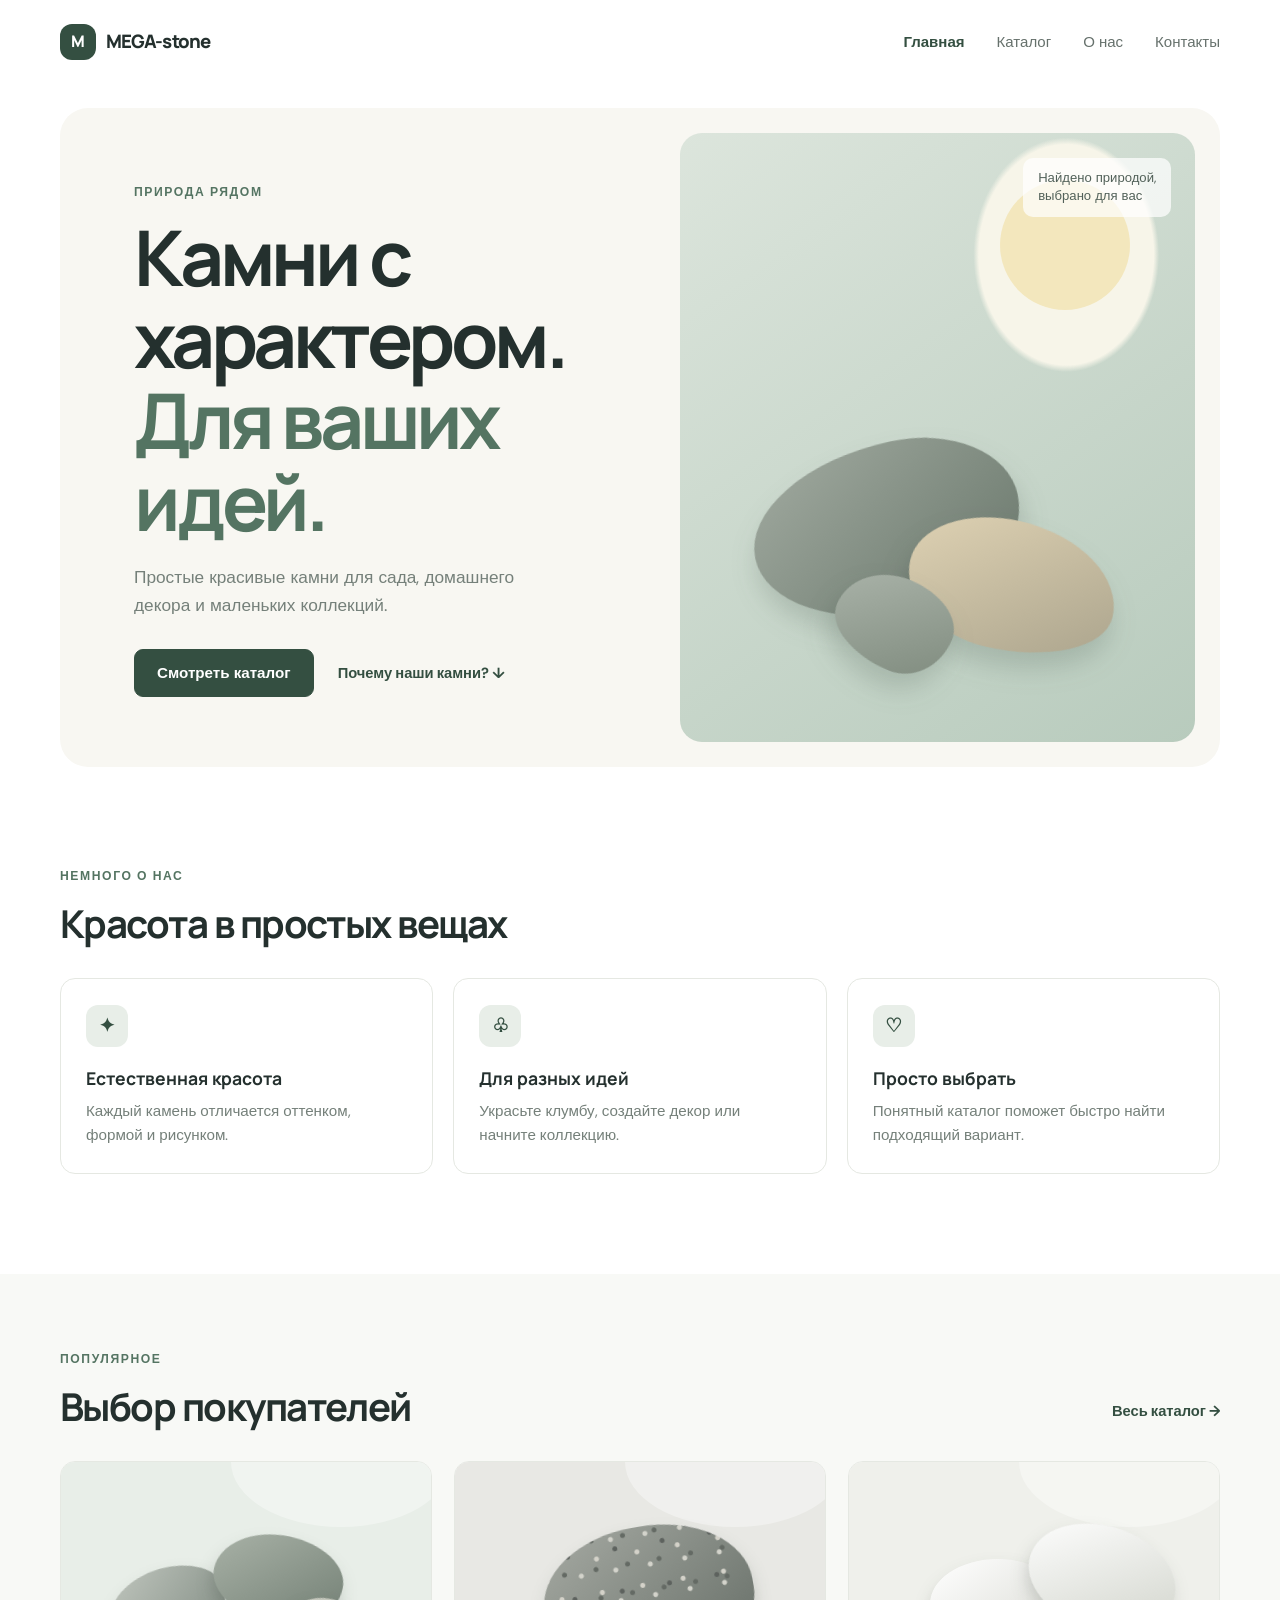
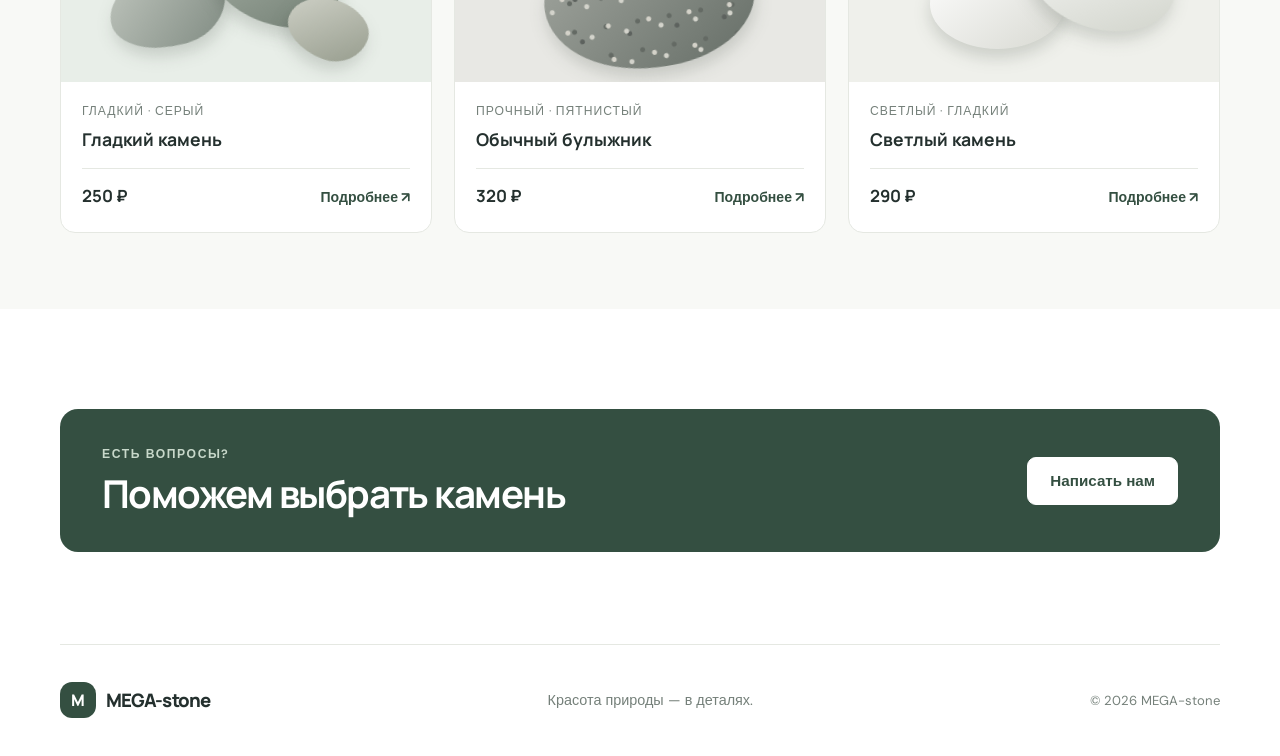
<file: index.html>
<!doctype html>
<html lang="ru">
  <head>
    <meta charset="utf-8">
    <meta name="viewport" content="width=device-width, initial-scale=1">
    <meta name="description" content="MEGA-stone — магазин обычных камней для сада, декора и коллекции.">
    <title>
      MEGA-stone — магазин камней
    </title>
    <link rel="stylesheet" href="styles.css">
  </head>
  <body>
    <header class="site-header">
      <a class="logo" href="index.html">
        <span class="logo-mark">
          M
        </span>
        MEGA-stone
      </a>
      <nav class="nav" aria-label="Главная навигация">
        <a class="active" href="index.html">
          Главная
        </a>
        <a href="catalog.html">
          Каталог
        </a>
        <a href="about.html">
          О нас
        </a>
        <a href="contacts.html">
          Контакты
        </a>
      </nav>
    </header>
    <main>
      <section class="hero" id="top">
        <div class="hero-copy">
          <p class="eyebrow">
            Природа рядом
          </p>
          <h1>
            Камни с характером.
            <br>
            <span>
              Для ваших идей.
            </span>
          </h1>
          <p class="lead">
            Простые красивые камни для сада, домашнего декора и маленьких коллекций.
          </p>
          <div class="hero-actions">
            <a class="button" href="catalog.html">
              Смотреть каталог
            </a>
            <a class="text-link" href="#advantages">
              Почему наши камни? ↓
            </a>
          </div>
        </div>
        <div class="hero-art" role="img" aria-label="Иллюстрация камней">
          <span class="sun">
          </span>
          <span class="stone stone-one">
          </span>
          <span class="stone stone-two">
          </span>
          <span class="stone stone-three">
          </span>
          <span class="art-caption">
            Найдено природой,
            <br>
            выбрано для вас
          </span>
        </div>
      </section>
      <section class="section" id="advantages">
        <div class="section-heading">
          <p class="eyebrow">
            Немного о нас
          </p>
          <h2>
            Красота в простых вещах
          </h2>
        </div>
        <div class="feature-grid">
          <article class="feature">
            <span class="feature-icon">
              ✦
            </span>
            <h3>
              Естественная красота
            </h3>
            <p>
              Каждый камень отличается оттенком, формой и рисунком.
            </p>
          </article>
          <article class="feature">
            <span class="feature-icon">
              ♧
            </span>
            <h3>
              Для разных идей
            </h3>
            <p>
              Украсьте клумбу, создайте декор или начните коллекцию.
            </p>
          </article>
          <article class="feature">
            <span class="feature-icon">
              ♡
            </span>
            <h3>
              Просто выбрать
            </h3>
            <p>
              Понятный каталог поможет быстро найти подходящий вариант.
            </p>
          </article>
        </div>
      </section>
      <section class="section soft-section">
        <div class="section-heading row-heading">
          <div>
            <p class="eyebrow">
              Популярное
            </p>
            <h2>
              Выбор покупателей
            </h2>
          </div>
          <a class="text-link" href="catalog.html">
            Весь каталог →
          </a>
        </div>
        <div class="product-grid">
          <article class="product-card">
            <div class="product-art pebble-art">
              <span>
              </span>
              <span>
              </span>
              <span>
              </span>
            </div>
            <div class="product-info">
              <p class="product-type">
                Гладкий · серый
              </p>
              <h3>
                Гладкий камень
              </h3>
              <div class="price-row">
                <strong>
                  250 ₽
                </strong>
                <a href="catalog.html">
                  Подробнее ↗
                </a>
              </div>
            </div>
          </article>
          <article class="product-card">
            <div class="product-art granite-art">
              <span>
              </span>
            </div>
            <div class="product-info">
              <p class="product-type">
                Прочный · пятнистый
              </p>
              <h3>
                Обычный булыжник
              </h3>
              <div class="price-row">
                <strong>
                  320 ₽
                </strong>
                <a href="catalog.html">
                  Подробнее ↗
                </a>
              </div>
            </div>
          </article>
          <article class="product-card">
            <div class="product-art white-art">
              <span>
              </span>
              <span>
              </span>
            </div>
            <div class="product-info">
              <p class="product-type">
                Светлый · гладкий
              </p>
              <h3>
                Светлый камень
              </h3>
              <div class="price-row">
                <strong>
                  290 ₽
                </strong>
                <a href="catalog.html">
                  Подробнее ↗
                </a>
              </div>
            </div>
          </article>
        </div>
      </section>
      <section class="cta">
        <div>
          <p class="eyebrow">
            Есть вопросы?
          </p>
          <h2>
            Поможем выбрать камень
          </h2>
        </div>
        <a class="button button-light" href="contacts.html">
          Написать нам
        </a>
      </section>
    </main>
    <footer class="site-footer">
      <a class="logo footer-logo" href="index.html">
        <span class="logo-mark">
          M
        </span>
        MEGA-stone
      </a>
      <p>
        Красота природы — в деталях.
      </p>
      <small>
        © 2026 MEGA-stone
      </small>
    </footer>
  </body>
</html>
</file>
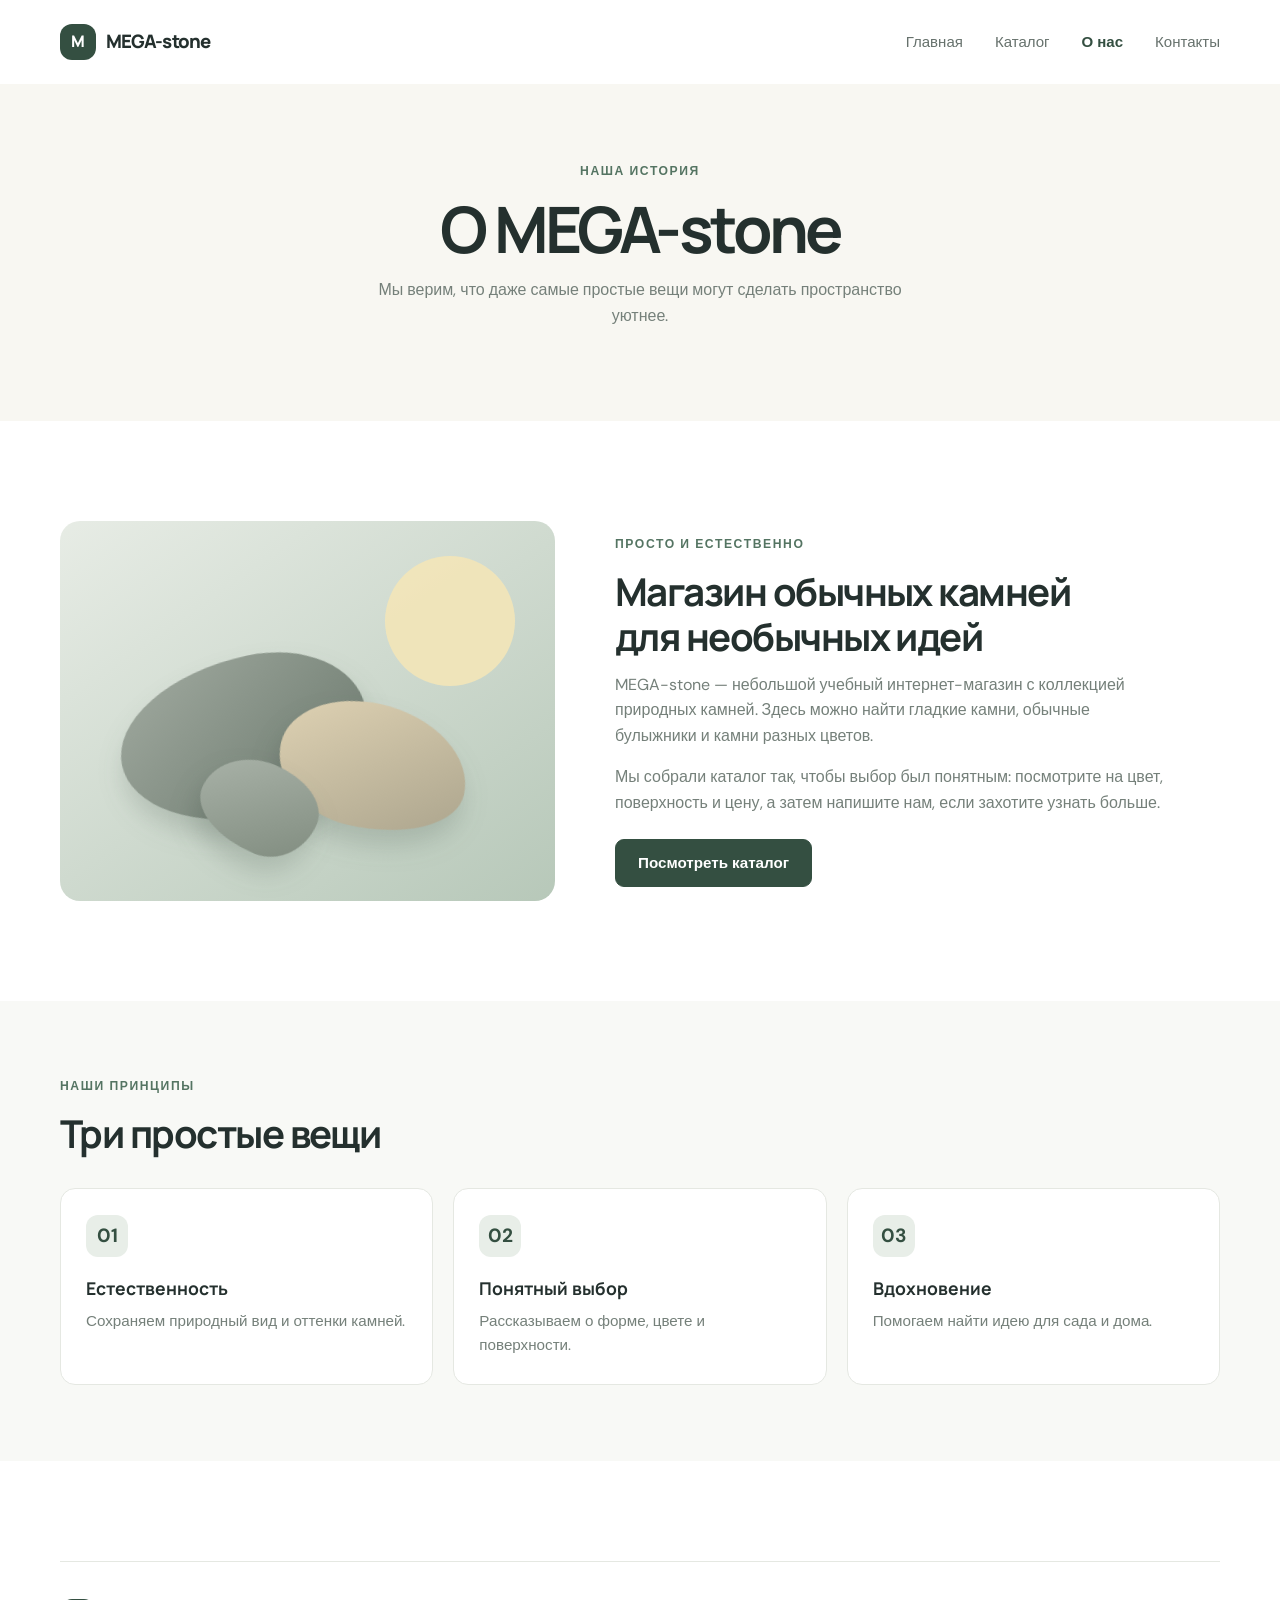
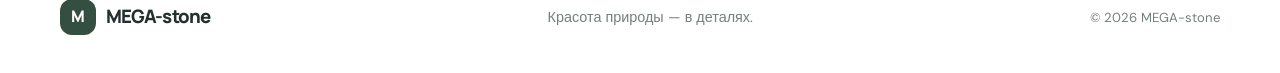
<file: about.html>
<!doctype html>
<html lang="ru">
  <head>
    <meta charset="utf-8">
    <meta name="viewport" content="width=device-width, initial-scale=1">
    <meta name="description" content="О магазине MEGA-stone">
    <title>
      О нас — MEGA-stone
    </title>
    <link rel="stylesheet" href="styles.css">
  </head>
  <body>
    <header class="site-header">
      <a class="logo" href="index.html">
        <span class="logo-mark">
          M
        </span>
        MEGA-stone
      </a>
      <nav class="nav" aria-label="Главная навигация">
        <a href="index.html">
          Главная
        </a>
        <a href="catalog.html">
          Каталог
        </a>
        <a class="active" href="about.html">
          О нас
        </a>
        <a href="contacts.html">
          Контакты
        </a>
      </nav>
    </header>
    <main>
      <section class="page-intro">
        <p class="eyebrow">
          Наша история
        </p>
        <h1>
          О MEGA-stone
        </h1>
        <p>
          Мы верим, что даже самые простые вещи могут сделать пространство уютнее.
        </p>
      </section>
      <section class="section about-layout">
        <div class="about-art">
          <span class="sun">
          </span>
          <span class="stone stone-one">
          </span>
          <span class="stone stone-two">
          </span>
          <span class="stone stone-three">
          </span>
        </div>
        <div class="about-copy">
          <p class="eyebrow">
            Просто и естественно
          </p>
          <h2>
            Магазин обычных камней для необычных идей
          </h2>
          <p>
            MEGA-stone — небольшой учебный интернет-магазин с коллекцией природных камней. Здесь можно найти гладкие камни, обычные булыжники и камни разных цветов.
          </p>
          <p>
            Мы собрали каталог так, чтобы выбор был понятным: посмотрите на цвет, поверхность и цену, а затем напишите нам, если захотите узнать больше.
          </p>
          <a class="button" href="catalog.html">
            Посмотреть каталог
          </a>
        </div>
      </section>
      <section class="section soft-section">
        <div class="section-heading">
          <p class="eyebrow">
            Наши принципы
          </p>
          <h2>
            Три простые вещи
          </h2>
        </div>
        <div class="feature-grid">
          <article class="feature">
            <span class="feature-icon">
              01
            </span>
            <h3>
              Естественность
            </h3>
            <p>
              Сохраняем природный вид и оттенки камней.
            </p>
          </article>
          <article class="feature">
            <span class="feature-icon">
              02
            </span>
            <h3>
              Понятный выбор
            </h3>
            <p>
              Рассказываем о форме, цвете и поверхности.
            </p>
          </article>
          <article class="feature">
            <span class="feature-icon">
              03
            </span>
            <h3>
              Вдохновение
            </h3>
            <p>
              Помогаем найти идею для сада и дома.
            </p>
          </article>
        </div>
      </section>
    </main>
    <footer class="site-footer">
      <a class="logo footer-logo" href="index.html">
        <span class="logo-mark">
          M
        </span>
        MEGA-stone
      </a>
      <p>
        Красота природы — в деталях.
      </p>
      <small>
        © 2026 MEGA-stone
      </small>
    </footer>
  </body>
</html>
</file>
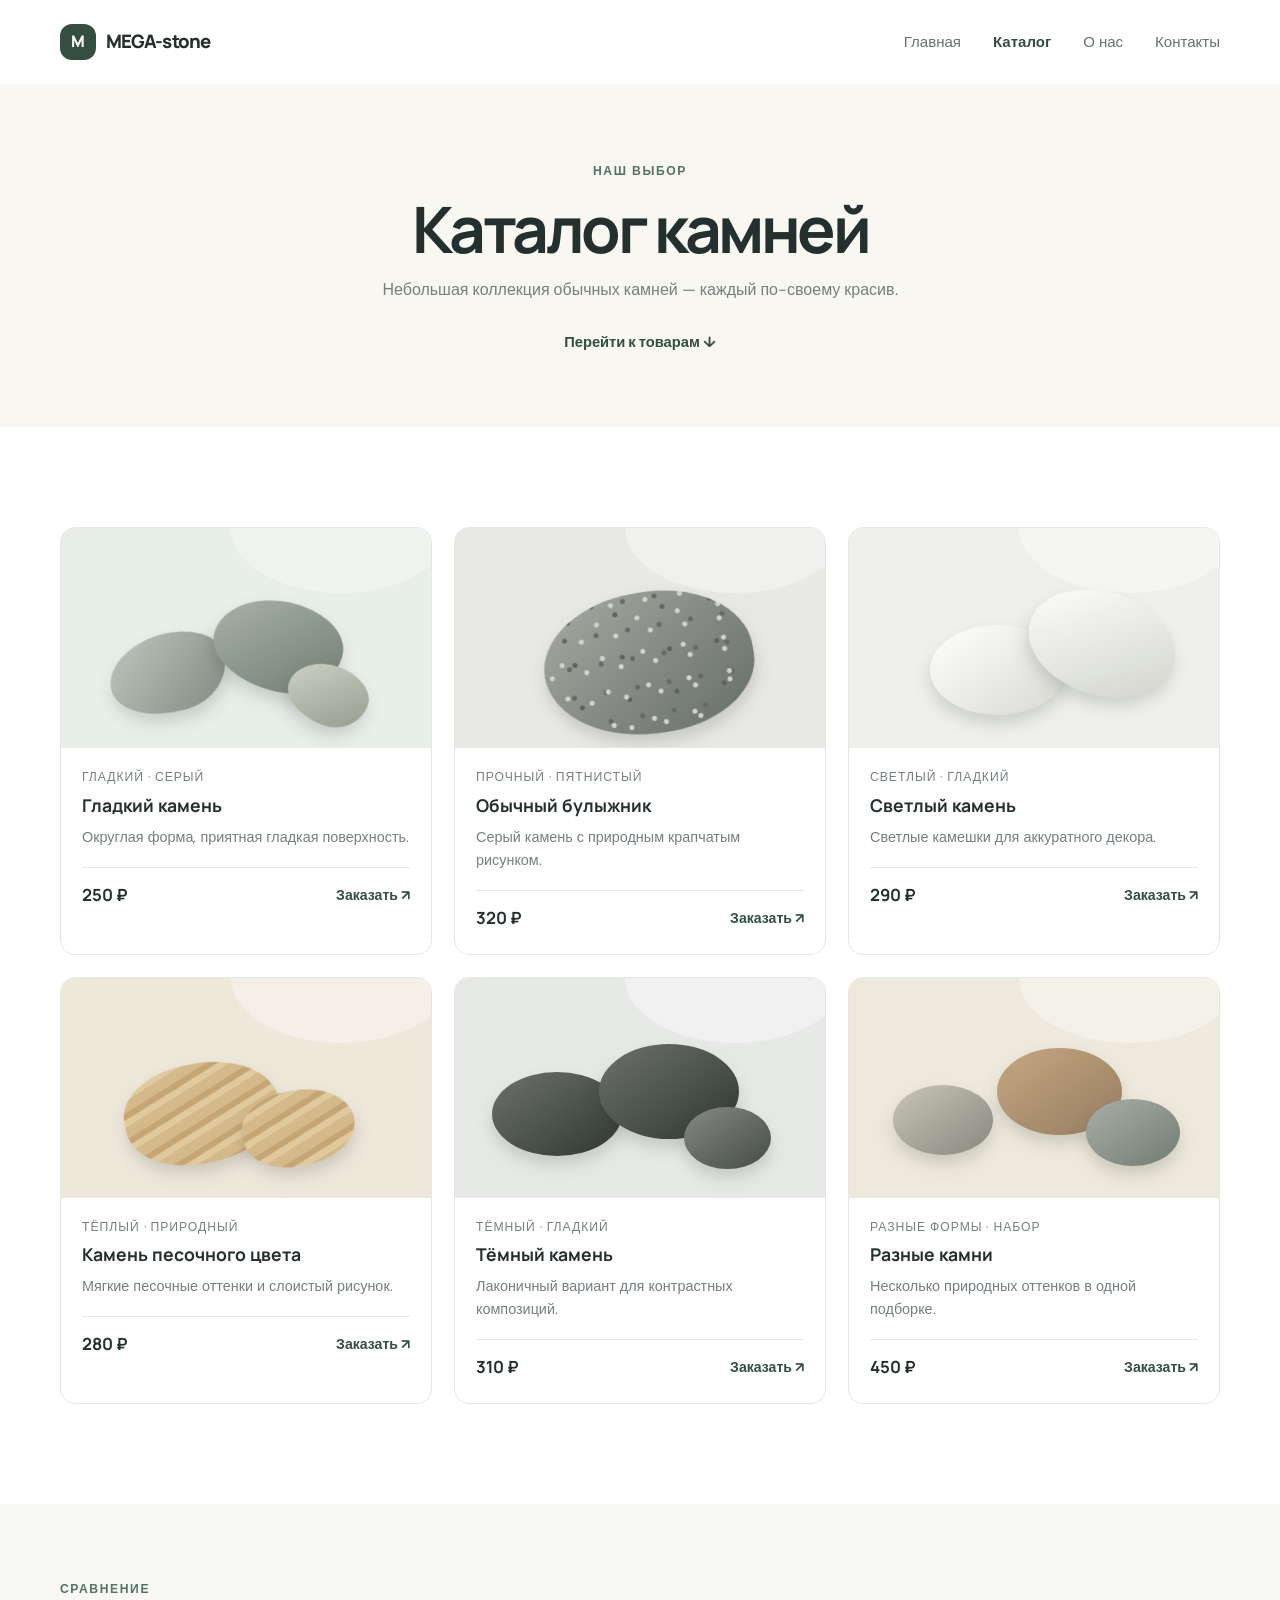
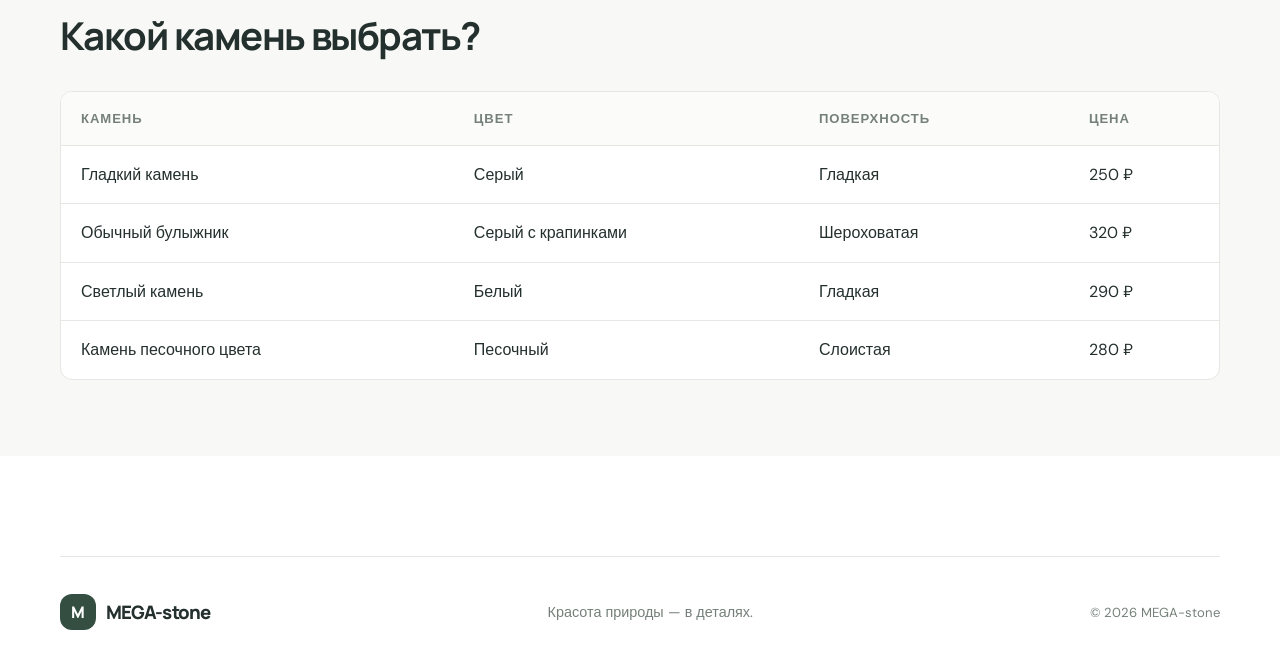
<file: catalog.html>
<!doctype html>
<html lang="ru">
  <head>
    <meta charset="utf-8">
    <meta name="viewport" content="width=device-width, initial-scale=1">
    <meta name="description" content="Каталог камней MEGA-stone">
    <title>
      Каталог — MEGA-stone
    </title>
    <link rel="stylesheet" href="styles.css">
  </head>
  <body>
    <header class="site-header">
      <a class="logo" href="index.html">
        <span class="logo-mark">
          M
        </span>
        MEGA-stone
      </a>
      <nav class="nav" aria-label="Главная навигация">
        <a href="index.html">
          Главная
        </a>
        <a class="active" href="catalog.html">
          Каталог
        </a>
        <a href="about.html">
          О нас
        </a>
        <a href="contacts.html">
          Контакты
        </a>
      </nav>
    </header>
    <main>
      <section class="page-intro">
        <p class="eyebrow">
          Наш выбор
        </p>
        <h1>
          Каталог камней
        </h1>
        <p>
          Небольшая коллекция обычных камней — каждый по-своему красив.
        </p>
        <a class="text-link" href="#products">
          Перейти к товарам ↓
        </a>
      </section>
      <section class="section" id="products">
        <div class="product-grid catalog-grid">
          <article class="product-card">
            <div class="product-art pebble-art">
              <span>
              </span>
              <span>
              </span>
              <span>
              </span>
            </div>
            <div class="product-info">
              <p class="product-type">
                Гладкий · серый
              </p>
              <h3>
                Гладкий камень
              </h3>
              <p>
                Округлая форма, приятная гладкая поверхность.
              </p>
              <div class="price-row">
                <strong>
                  250 ₽
                </strong>
                <a href="contacts.html">
                  Заказать ↗
                </a>
              </div>
            </div>
          </article>
          <article class="product-card">
            <div class="product-art granite-art">
              <span>
              </span>
            </div>
            <div class="product-info">
              <p class="product-type">
                Прочный · пятнистый
              </p>
              <h3>
                Обычный булыжник
              </h3>
              <p>
                Серый камень с природным крапчатым рисунком.
              </p>
              <div class="price-row">
                <strong>
                  320 ₽
                </strong>
                <a href="contacts.html">
                  Заказать ↗
                </a>
              </div>
            </div>
          </article>
          <article class="product-card">
            <div class="product-art white-art">
              <span>
              </span>
              <span>
              </span>
            </div>
            <div class="product-info">
              <p class="product-type">
                Светлый · гладкий
              </p>
              <h3>
                Светлый камень
              </h3>
              <p>
                Светлые камешки для аккуратного декора.
              </p>
              <div class="price-row">
                <strong>
                  290 ₽
                </strong>
                <a href="contacts.html">
                  Заказать ↗
                </a>
              </div>
            </div>
          </article>
          <article class="product-card">
            <div class="product-art warm-art">
              <span>
              </span>
              <span>
              </span>
            </div>
            <div class="product-info">
              <p class="product-type">
                Тёплый · природный
              </p>
              <h3>
                Камень песочного цвета
              </h3>
              <p>
                Мягкие песочные оттенки и слоистый рисунок.
              </p>
              <div class="price-row">
                <strong>
                  280 ₽
                </strong>
                <a href="contacts.html">
                  Заказать ↗
                </a>
              </div>
            </div>
          </article>
          <article class="product-card">
            <div class="product-art dark-art">
              <span>
              </span>
              <span>
              </span>
              <span>
              </span>
            </div>
            <div class="product-info">
              <p class="product-type">
                Тёмный · гладкий
              </p>
              <h3>
                Тёмный камень
              </h3>
              <p>
                Лаконичный вариант для контрастных композиций.
              </p>
              <div class="price-row">
                <strong>
                  310 ₽
                </strong>
                <a href="contacts.html">
                  Заказать ↗
                </a>
              </div>
            </div>
          </article>
          <article class="product-card">
            <div class="product-art mixed-art">
              <span>
              </span>
              <span>
              </span>
              <span>
              </span>
            </div>
            <div class="product-info">
              <p class="product-type">
                Разные формы · набор
              </p>
              <h3>
                Разные камни
              </h3>
              <p>
                Несколько природных оттенков в одной подборке.
              </p>
              <div class="price-row">
                <strong>
                  450 ₽
                </strong>
                <a href="contacts.html">
                  Заказать ↗
                </a>
              </div>
            </div>
          </article>
        </div>
      </section>
      <section class="section soft-section">
        <div class="section-heading">
          <p class="eyebrow">
            Сравнение
          </p>
          <h2>
            Какой камень выбрать?
          </h2>
        </div>
        <div class="table-wrap">
          <table>
            <thead>
              <tr>
                <th>
                  Камень
                </th>
                <th>
                  Цвет
                </th>
                <th>
                  Поверхность
                </th>
                <th>
                  Цена
                </th>
              </tr>
            </thead>
            <tbody>
              <tr>
                <td>
                  Гладкий камень
                </td>
                <td>
                  Серый
                </td>
                <td>
                  Гладкая
                </td>
                <td>
                  250 ₽
                </td>
              </tr>
              <tr>
                <td>
                  Обычный булыжник
                </td>
                <td>
                  Серый с крапинками
                </td>
                <td>
                  Шероховатая
                </td>
                <td>
                  320 ₽
                </td>
              </tr>
              <tr>
                <td>
                  Светлый камень
                </td>
                <td>
                  Белый
                </td>
                <td>
                  Гладкая
                </td>
                <td>
                  290 ₽
                </td>
              </tr>
              <tr>
                <td>
                  Камень песочного цвета
                </td>
                <td>
                  Песочный
                </td>
                <td>
                  Слоистая
                </td>
                <td>
                  280 ₽
                </td>
              </tr>
            </tbody>
          </table>
        </div>
      </section>
    </main>
    <footer class="site-footer">
      <a class="logo footer-logo" href="index.html">
        <span class="logo-mark">
          M
        </span>
        MEGA-stone
      </a>
      <p>
        Красота природы — в деталях.
      </p>
      <small>
        © 2026 MEGA-stone
      </small>
    </footer>
  </body>
</html>
</file>
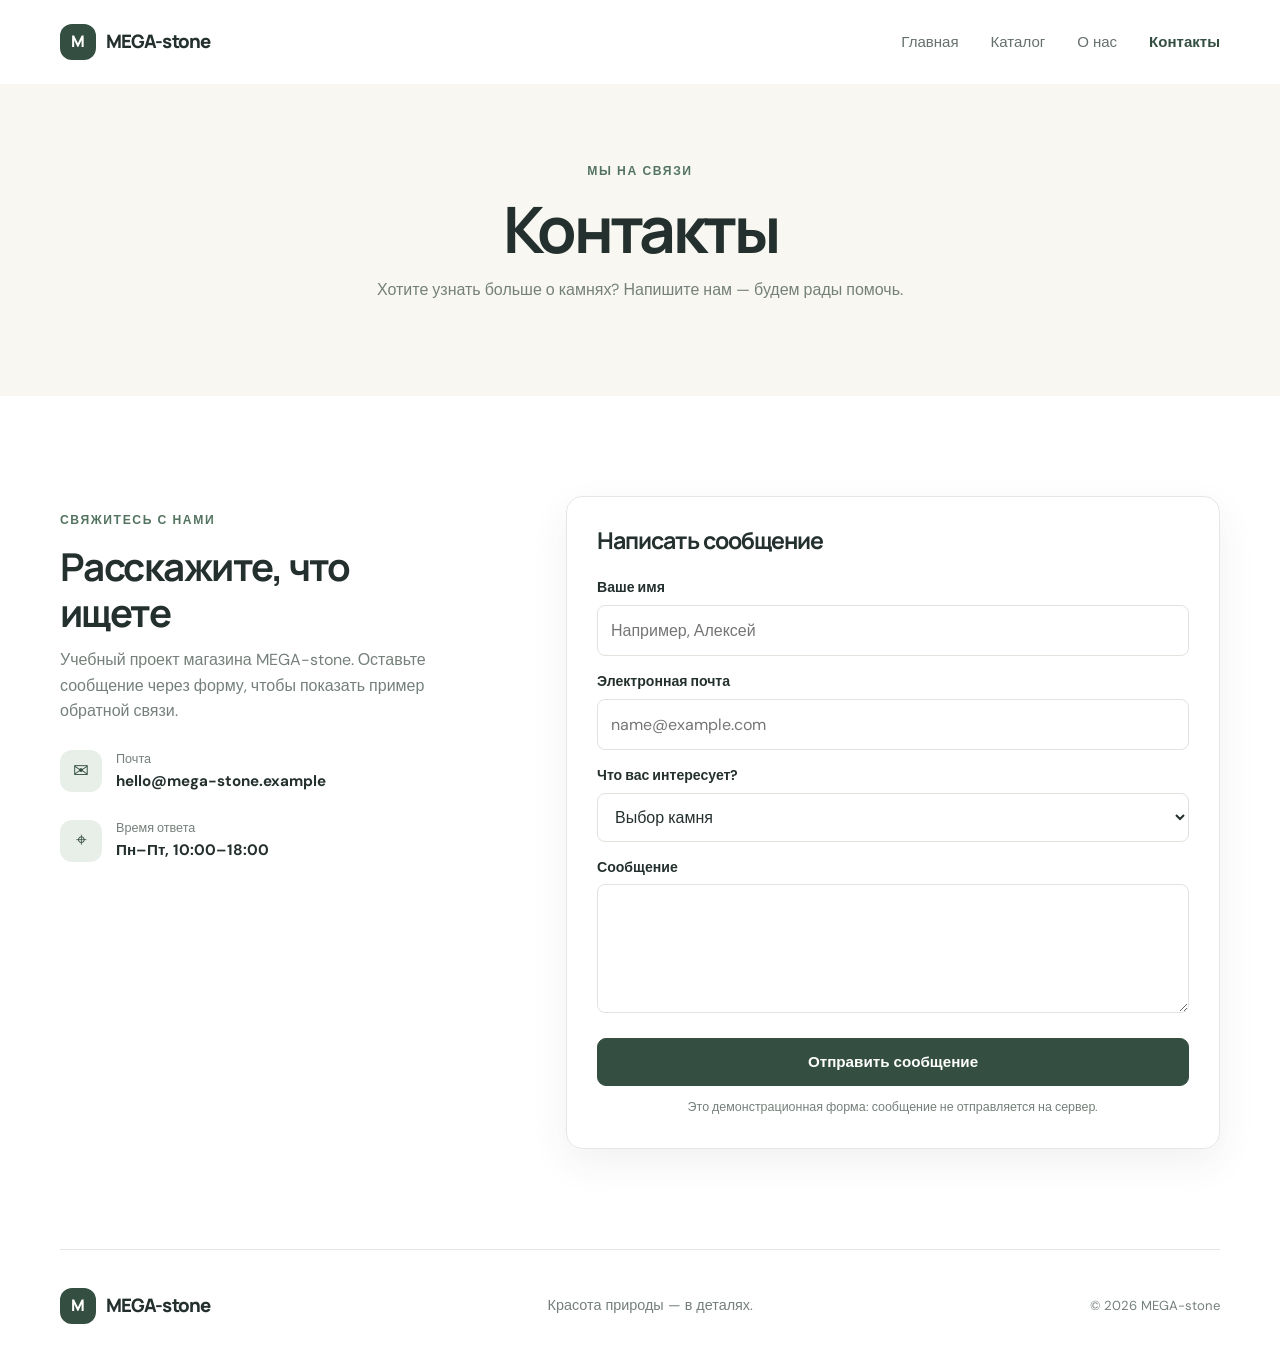
<file: contacts.html>
<!doctype html>
<html lang="ru">
  <head>
    <meta charset="utf-8">
    <meta name="viewport" content="width=device-width, initial-scale=1">
    <meta name="description" content="Связаться с магазином MEGA-stone">
    <title>
      Контакты — MEGA-stone
    </title>
    <link rel="stylesheet" href="styles.css">
  </head>
  <body>
    <header class="site-header">
      <a class="logo" href="index.html">
        <span class="logo-mark">
          M
        </span>
        MEGA-stone
      </a>
      <nav class="nav" aria-label="Главная навигация">
        <a href="index.html">
          Главная
        </a>
        <a href="catalog.html">
          Каталог
        </a>
        <a href="about.html">
          О нас
        </a>
        <a class="active" href="contacts.html">
          Контакты
        </a>
      </nav>
    </header>
    <main>
      <section class="page-intro">
        <p class="eyebrow">
          Мы на связи
        </p>
        <h1>
          Контакты
        </h1>
        <p>
          Хотите узнать больше о камнях? Напишите нам — будем рады помочь.
        </p>
      </section>
      <section class="section contact-layout">
        <div class="contact-info">
          <p class="eyebrow">
            Свяжитесь с нами
          </p>
          <h2>
            Расскажите, что ищете
          </h2>
          <p>
            Учебный проект магазина MEGA-stone. Оставьте сообщение через форму, чтобы показать пример обратной связи.
          </p>
          <div class="contact-detail">
            <span>
              ✉
            </span>
            <div>
              <small>
                Почта
              </small>
              <strong>
                hello@mega-stone.example
              </strong>
            </div>
          </div>
          <div class="contact-detail">
            <span>
              ⌖
            </span>
            <div>
              <small>
                Время ответа
              </small>
              <strong>
                Пн–Пт, 10:00–18:00
              </strong>
            </div>
          </div>
        </div>
        <form class="contact-form" action="#sent" method="get" id="contact-form">
          <h2>
            Написать сообщение
          </h2>
          <label for="name">
            Ваше имя
          </label>
          <input id="name" name="name" type="text" placeholder="Например, Алексей" required>
          <label for="email">
            Электронная почта
          </label>
          <input id="email" name="email" type="email" placeholder="name@example.com" required>
          <label for="topic">
            Что вас интересует?
          </label>
          <select id="topic" name="topic">
            <option>
              Выбор камня
            </option>
            <option>
              Каталог и цены
            </option>
            <option>
              Другое
            </option>
          </select>
          <label for="message">
            Сообщение
          </label>
          <textarea id="message" name="message" rows="4" placeholder="Напишите ваш вопрос..." required>
          </textarea>
          <button class="button" type="submit">
            Отправить сообщение
          </button>
          <p class="form-note" id="sent">
            Это демонстрационная форма: сообщение не отправляется на сервер.
          </p>
        </form>
      </section>
    </main>
    <footer class="site-footer">
      <a class="logo footer-logo" href="index.html">
        <span class="logo-mark">
          M
        </span>
        MEGA-stone
      </a>
      <p>
        Красота природы — в деталях.
      </p>
      <small>
        © 2026 MEGA-stone
      </small>
    </footer>
  </body>
</html>
</file>
<file: styles.css>
@import url('https://fonts.googleapis.com/css2?family=DM+Sans:wght@400;500;600;700&family=Manrope:wght@400;500;600;700;800&display=swap');
:root {
  --ink:#24302e;
  --muted:#75807a;
  --green:#547462;
  --green-dark:#344f41;
  --sage:#e8eee8;
  --cream:#f8f7f2;
  --line:#e5e8e2;
  --white:#fff;
  --shadow:0 14px 38px rgba(39,54,46,.07)
}
* {
  box-sizing:border-box
}
html {
  scroll-behavior:smooth
}
body {
  margin:0;
  background:var(--white);
  color:var(--ink);
  font-family:'DM Sans',sans-serif;
  font-size:16px;
  line-height:1.6
}
h1,h2,h3,p {
  margin-top:0
}
h1,h2,h3,.logo {
  font-family:Manrope,sans-serif
}
h1 {
  font-size:clamp(2.7rem,6vw,5rem);
  line-height:1.06;
  letter-spacing:-.055em;
  margin-bottom:22px
}
h2 {
  font-size:clamp(1.8rem,3vw,2.5rem);
  line-height:1.18;
  letter-spacing:-.04em;
  margin-bottom:12px
}
h3 {
  font-size:1.1rem;
  line-height:1.35;
  margin-bottom:8px
}
a {
  color:inherit;
  text-decoration:none
}
.site-header {
  width:min(1160px,calc(100% - 48px));
  margin:auto;
  min-height:84px;
  display:flex;
  align-items:center;
  justify-content:space-between;
  gap:30px
}
.logo {
  display:inline-flex;
  align-items:center;
  gap:10px;
  font-size:1.16rem;
  font-weight:800;
  letter-spacing:-.04em;
  white-space:nowrap
}
.logo-mark {
  width:36px;
  height:36px;
  border-radius:12px;
  background:var(--green-dark);
  color:white;
  display:inline-grid;
  place-items:center;
  font-size:1rem
}
.nav {
  display:flex;
  align-items:center;
  gap:32px;
  color:#66716c;
  font-size:.94rem
}
.nav a {
  transition:color .2s
}
.nav a:hover,.nav a.active {
  color:var(--green-dark);
  font-weight:700
}
.hero {
  width:min(1160px,calc(100% - 48px));
  margin:24px auto 0;
  min-height:490px;
  display:grid;
  grid-template-columns:1fr .95fr;
  background:var(--cream);
  border-radius:28px;
  overflow:hidden
}
.hero-copy {
  padding:75px 0 70px 74px;
  align-self:center;
  position:relative;
  z-index:1
}
.hero h1 span {
  color:var(--green)
}
.lead {
  max-width:440px;
  color:var(--muted);
  font-size:1.08rem;
  margin-bottom:30px
}
.eyebrow {
  text-transform:uppercase;
  letter-spacing:.13em;
  font-size:.76rem;
  font-weight:700;
  color:var(--green);
  margin-bottom:14px
}
.hero-actions {
  display:flex;
  align-items:center;
  gap:24px;
  flex-wrap:wrap
}
.button {
  display:inline-flex;
  justify-content:center;
  align-items:center;
  min-height:48px;
  padding:0 22px;
  background:var(--green-dark);
  color:white;
  border:1px solid var(--green-dark);
  border-radius:9px;
  font:600 .95rem 'DM Sans',sans-serif;
  cursor:pointer;
  transition:background .2s,transform .2s
}
.button:hover {
  background:#263c31;
  transform:translateY(-1px)
}
.text-link {
  font-weight:700;
  color:var(--green-dark);
  font-size:.92rem
}
.text-link:hover {
  text-decoration:underline
}
.hero-art,.about-art {
  position:relative;
  background:#e7ece5;
  overflow:hidden
}
.hero-art {
  margin:25px;
  border-radius:22px;
  min-height:440px;
  background:radial-gradient(ellipse at 75% 20%,#f7f5e9 0 16%,transparent 17%),linear-gradient(145deg,#dce5dc,#b8cbbd)
}
.sun {
  position:absolute;
  width:130px;
  height:130px;
  background:#f3e6b8;
  border-radius:50%;
  top:47px;
  right:65px;
  opacity:.9
}
.stone {
  position:absolute;
  display:block;
  filter:drop-shadow(0 16px 13px rgba(45,60,48,.18))
}
.stone-one {
  width:270px;
  height:170px;
  background:linear-gradient(145deg,#a1aaa0,#69776b);
  border-radius:58% 42% 47% 53%/51% 46% 54% 49%;
  left:14%;
  bottom:21%;
  transform:rotate(-12deg)
}
.stone-two {
  width:210px;
  height:130px;
  background:linear-gradient(145deg,#e0d3b4,#aaa38c);
  border-radius:47% 53% 56% 44%/48% 56% 44% 52%;
  left:44%;
  bottom:15%;
  transform:rotate(13deg)
}
.stone-three {
  width:120px;
  height:92px;
  background:linear-gradient(145deg,#abb4aa,#7f8b7e);
  border-radius:49% 51% 39% 61%/54% 43% 57% 46%;
  left:30%;
  bottom:12%;
  transform:rotate(22deg)
}
.art-caption {
  position:absolute;
  right:24px;
  top:25px;
  background:rgba(255,255,255,.72);
  padding:11px 15px;
  border-radius:10px;
  color:#526159;
  font-size:.82rem;
  line-height:1.4
}
.section {
  width:min(1160px,calc(100% - 48px));
  margin:100px auto
}
.section-heading {
  margin-bottom:32px
}
.section-heading h2 {
  margin-bottom:0
}
.feature-grid {
  display:grid;
  grid-template-columns:repeat(3,1fr);
  gap:20px
}
.feature {
  border:1px solid var(--line);
  border-radius:15px;
  padding:26px 25px;
  background:white
}
.feature p {
  color:var(--muted);
  margin:0;
  font-size:.95rem
}
.feature-icon {
  display:grid;
  place-items:center;
  width:42px;
  height:42px;
  background:var(--sage);
  color:var(--green-dark);
  border-radius:12px;
  font-size:1.2rem;
  font-weight:700;
  margin-bottom:20px
}
.soft-section {
  width:100%;
  padding:76px max(24px,calc((100% - 1160px)/2));
  background:#f8f9f6
}
.row-heading {
  display:flex;
  justify-content:space-between;
  align-items:end
}
.row-heading .text-link {
  padding-bottom:6px
}
.product-grid {
  display:grid;
  grid-template-columns:repeat(3,1fr);
  gap:22px
}
.product-card {
  background:white;
  border:1px solid var(--line);
  border-radius:15px;
  overflow:hidden;
  transition:transform .2s,box-shadow .2s
}
.product-card:hover {
  transform:translateY(-4px);
  box-shadow:var(--shadow)
}
.product-art {
  height:220px;
  position:relative;
  overflow:hidden;
  background:#e8eee8
}
.product-art:before {
  content:"";
  position:absolute;
  width:220px;
  height:130px;
  border-radius:50%;
  background:rgba(255,255,255,.35);
  top:-65px;
  right:-20px
}
.product-art span {
  position:absolute;
  display:block;
  filter:drop-shadow(0 9px 8px rgba(35,45,36,.17))
}
.pebble-art span {
  width:118px;
  height:79px;
  background:linear-gradient(140deg,#bfc5bd,#818c83);
  border-radius:52% 48% 43% 57%/52% 44% 56% 48%;
  left:13%;
  top:48%;
  transform:rotate(-16deg)
}
.pebble-art span:nth-child(2) {
  width:130px;
  height:90px;
  left:41%;
  top:33%;
  transform:rotate(12deg);
  background:linear-gradient(140deg,#aab3a8,#707d72)
}
.pebble-art span:nth-child(3) {
  width:82px;
  height:60px;
  left:61%;
  top:62%;
  transform:rotate(20deg);
  background:linear-gradient(140deg,#d0d2c8,#959b8c)
}
.granite-art {
  background:#e8e8e4
}
.granite-art span {
  width:210px;
  height:142px;
  border-radius:49% 51% 46% 54%;
  left:24%;
  top:29%;
  background:radial-gradient(circle at 20% 25%,#d3d3cb 0 2px,transparent 3px),radial-gradient(circle at 66% 41%,#5d625e 0 2px,transparent 3px),radial-gradient(circle at 46% 72%,#d4d2c9 0 2px,transparent 3px),radial-gradient(circle at 80% 20%,#646a64 0 2px,transparent 3px),linear-gradient(145deg,#a5a9a2,#666e67);
  background-size:35px 31px,48px 43px,41px 34px,32px 29px,auto;
  transform:rotate(-10deg)
}
.white-art {
  background:#eff0eb
}
.white-art span {
  width:135px;
  height:90px;
  border-radius:50%;
  left:22%;
  top:44%;
  background:linear-gradient(145deg,#fff,#d8d9d2)
}
.white-art span:nth-child(2) {
  left:48%;
  top:29%;
  width:150px;
  height:103px;
  background:linear-gradient(145deg,#fff,#cfd2c9);
  transform:rotate(17deg)
}
.warm-art {
  background:#eee8db
}
.warm-art span {
  width:156px;
  height:100px;
  border-radius:46% 54% 51% 49%;
  left:17%;
  top:39%;
  background:repeating-linear-gradient(160deg,#d4b98b 0 10px,#c5a574 11px 16px,#e1c99e 17px 23px);
  transform:rotate(-12deg)
}
.warm-art span:nth-child(2) {
  left:49%;
  top:51%;
  width:113px;
  height:76px
}
.dark-art {
  background:#e7e9e7
}
.dark-art span {
  width:130px;
  height:84px;
  border-radius:50%;
  left:10%;
  top:43%;
  background:linear-gradient(145deg,#6c716d,#303733)
}
.dark-art span:nth-child(2) {
  left:39%;
  top:30%;
  width:140px;
  height:95px
}
.dark-art span:nth-child(3) {
  left:62%;
  top:59%;
  width:87px;
  height:62px;
  background:linear-gradient(145deg,#858a83,#454b46)
}
.mixed-art {
  background:#eee9dd
}
.mixed-art span {
  width:100px;
  height:70px;
  border-radius:50%;
  left:12%;
  top:49%;
  background:linear-gradient(145deg,#c9c6b7,#88887e)
}
.mixed-art span:nth-child(2) {
  left:40%;
  top:32%;
  width:125px;
  height:87px;
  background:linear-gradient(145deg,#c6a781,#957d61)
}
.mixed-art span:nth-child(3) {
  left:64%;
  top:55%;
  width:94px;
  height:67px;
  background:linear-gradient(145deg,#a9afa7,#727c72)
}
.product-info {
  padding:20px 21px 22px
}
.product-type {
  font-size:.76rem;
  text-transform:uppercase;
  letter-spacing:.08em;
  color:var(--muted);
  margin-bottom:6px
}
.product-info p:not(.product-type) {
  font-size:.9rem;
  color:var(--muted);
  margin-bottom:18px
}
.price-row {
  display:flex;
  justify-content:space-between;
  align-items:center;
  margin-top:17px;
  padding-top:14px;
  border-top:1px solid var(--line)
}
.price-row strong {
  font-family:Manrope,sans-serif;
  font-size:1.05rem
}
.price-row a {
  color:var(--green-dark);
  font-size:.88rem;
  font-weight:700
}
.cta {
  width:min(1160px,calc(100% - 48px));
  margin:92px auto;
  background:var(--green-dark);
  color:white;
  border-radius:18px;
  padding:36px 42px;
  display:flex;
  justify-content:space-between;
  align-items:center
}
.cta .eyebrow {
  color:#c8d8ca;
  margin-bottom:6px
}
.cta h2 {
  margin:0
}
.button-light {
  background:white;
  color:var(--green-dark);
  border-color:white
}
.button-light:hover {
  background:#edf2ed
}
.site-footer {
  width:min(1160px,calc(100% - 48px));
  margin:auto;
  min-height:112px;
  border-top:1px solid var(--line);
  display:flex;
  align-items:center;
  justify-content:space-between;
  gap:20px;
  color:var(--muted)
}
.site-footer p {
  margin:0;
  font-size:.9rem
}
.site-footer small {
  font-size:.82rem
}
.footer-logo {
  color:var(--ink)
}
.page-intro {
  background:var(--cream);
  text-align:center;
  padding:78px 24px 73px
}
.page-intro h1 {
  font-size:clamp(2.5rem,5vw,4rem);
  margin-bottom:14px
}
.page-intro>p:not(.eyebrow) {
  max-width:580px;
  margin:0 auto 20px;
  color:var(--muted)
}
.page-intro .text-link {
  display:inline-block;
  margin-top:8px
}
.catalog-grid {
  grid-template-columns:repeat(3,1fr)
}
.table-wrap {
  overflow-x:auto;
  border:1px solid var(--line);
  border-radius:12px;
  background:white
}
table {
  width:100%;
  border-collapse:collapse;
  text-align:left;
  min-width:560px
}
th,td {
  padding:16px 20px;
  border-bottom:1px solid var(--line)
}
th {
  font-size:.82rem;
  text-transform:uppercase;
  letter-spacing:.07em;
  color:var(--muted);
  background:#fbfcfa
}
tbody tr:last-child td {
  border-bottom:0
}
tbody tr:hover {
  background:#fafbf9
}
.about-layout {
  display:grid;
  grid-template-columns:.9fr 1.1fr;
  gap:60px;
  align-items:center
}
.about-art {
  height:380px;
  border-radius:20px;
  background:linear-gradient(145deg,#e7ece5,#b7c8b9)
}
.about-art .stone-one {
  bottom:22%;
  left:12%;
  width:250px;
  height:160px
}
.about-art .stone-two {
  bottom:19%;
  left:44%;
  width:190px;
  height:125px
}
.about-art .stone-three {
  bottom:13%;
  left:28%;
  width:120px;
  height:90px
}
.about-art .sun {
  right:40px;
  top:35px
}
.about-copy h2 {
  max-width:510px
}
.about-copy p:not(.eyebrow) {
  color:var(--muted);
  max-width:550px
}
.about-copy .button {
  margin-top:8px
}
.contact-layout {
  display:grid;
  grid-template-columns:.8fr 1.2fr;
  gap:70px;
  align-items:start
}
.contact-info {
  padding-top:15px
}
.contact-info h2 {
  max-width:390px
}
.contact-info>p:not(.eyebrow) {
  color:var(--muted);
  max-width:410px
}
.contact-detail {
  display:flex;
  gap:14px;
  align-items:center;
  margin-top:25px
}
.contact-detail>span {
  width:42px;
  height:42px;
  display:grid;
  place-items:center;
  background:var(--sage);
  border-radius:12px;
  color:var(--green-dark);
  font-size:1.2rem
}
.contact-detail small,.contact-detail strong {
  display:block
}
.contact-detail small {
  color:var(--muted);
  font-size:.79rem
}
.contact-detail strong {
  font-size:.95rem
}
.contact-form {
  padding:30px;
  border:1px solid var(--line);
  border-radius:16px;
  box-shadow:var(--shadow)
}
.contact-form h2 {
  font-size:1.45rem;
  margin-bottom:22px
}
.contact-form label {
  display:block;
  font-size:.88rem;
  font-weight:700;
  margin:14px 0 6px
}
.contact-form input,.contact-form select,.contact-form textarea {
  width:100%;
  border:1px solid #dfe4dc;
  border-radius:8px;
  padding:12px 13px;
  font:inherit;
  color:var(--ink);
  background:white;
  outline:none
}
.contact-form input:focus,.contact-form select:focus,.contact-form textarea:focus {
  border-color:var(--green);
  box-shadow:0 0 0 3px rgba(84,116,98,.14)
}
.contact-form textarea {
  resize:vertical
}
.contact-form .button {
  width:100%;
  margin-top:18px
}
.form-note {
  font-size:.78rem;
  color:var(--muted);
  margin:12px 0 0;
  text-align:center
}
@media(max-width:800px) {
.site-header {
    flex-direction:column;
    justify-content:center;
    padding:18px 0;
    gap:15px
  }
.nav {
    gap:19px;
    flex-wrap:wrap;
    justify-content:center
  }
.hero {
    grid-template-columns:1fr;
    margin-top:10px
  }
.hero-copy {
    padding:55px 36px 35px
  }
.hero-art {
    min-height:330px;
    margin:0 20px 20px
  }
.feature-grid {
    grid-template-columns:1fr
  }
.product-grid,.catalog-grid {
    grid-template-columns:repeat(2,1fr)
  }
.about-layout,.contact-layout {
    grid-template-columns:1fr;
    gap:35px
  }
.about-art {
    height:320px
  }
.cta {
    gap:20px
  }
.site-footer {
    flex-wrap:wrap;
    padding:25px 0
  }
}
@media(max-width:560px) {
.site-header,.hero,.section,.cta,.site-footer {
    width:calc(100% - 32px)
  }
.nav {
    gap:10px 17px;
    font-size:.88rem
  }
.hero {
    border-radius:19px
  }
.hero-copy {
    padding:42px 24px 30px
  }
.hero-art {
    min-height:260px;
    margin:0 12px 12px
  }
.stone-one {
    width:210px;
    height:135px
  }
.stone-two {
    width:160px;
    height:105px
  }
.section {
    margin:70px auto
  }
.soft-section {
    width:100%;
    padding:58px 16px
  }
.row-heading {
    align-items:flex-start;
    gap:15px;
    flex-direction:column
  }
.product-grid,.catalog-grid {
    grid-template-columns:1fr
  }
.product-art {
    height:210px
  }
.cta {
    margin:65px auto;
    padding:28px 24px;
    align-items:flex-start;
    flex-direction:column
  }
.site-footer {
    justify-content:flex-start;
    gap:12px 22px
  }
.site-footer p {
    order:3;
    width:100%
  }
.page-intro {
    padding:58px 18px
  }
.contact-form {
    padding:22px
  }
.about-art {
    height:270px
  }
}
</file>
